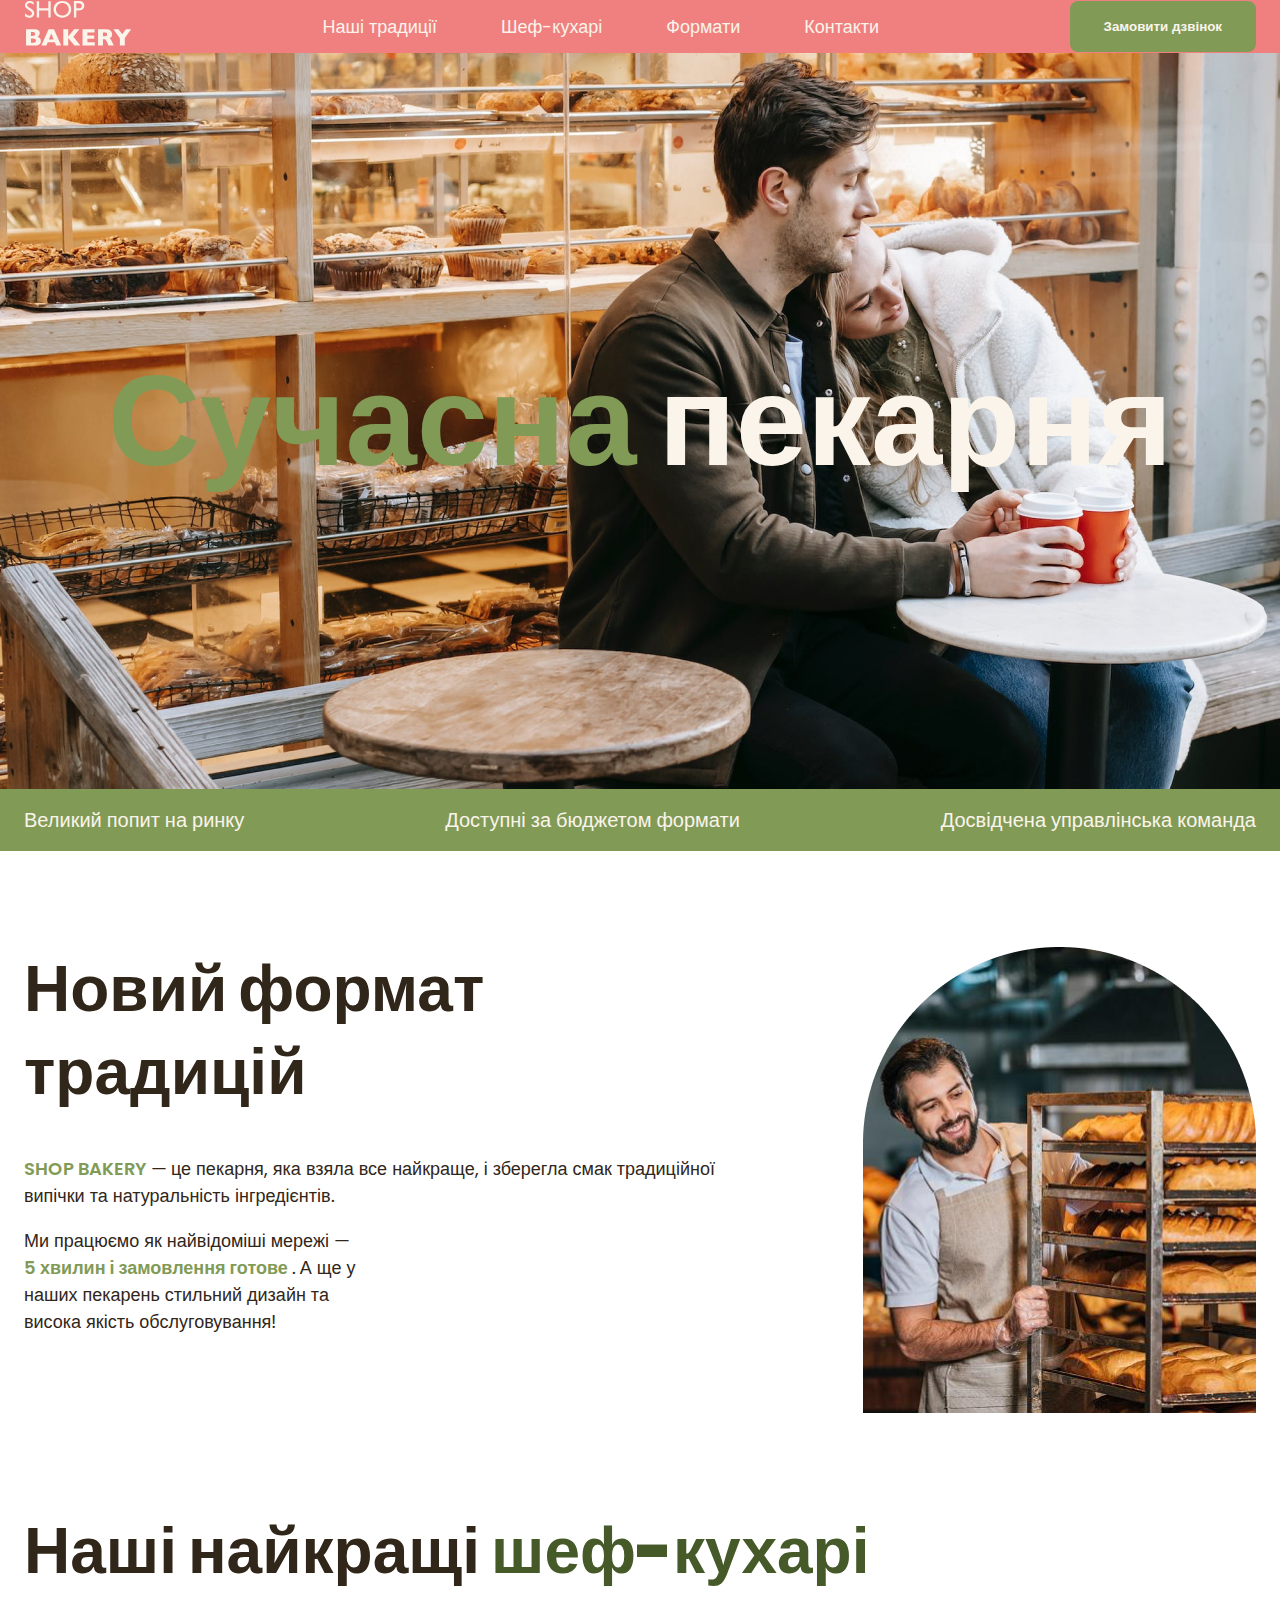
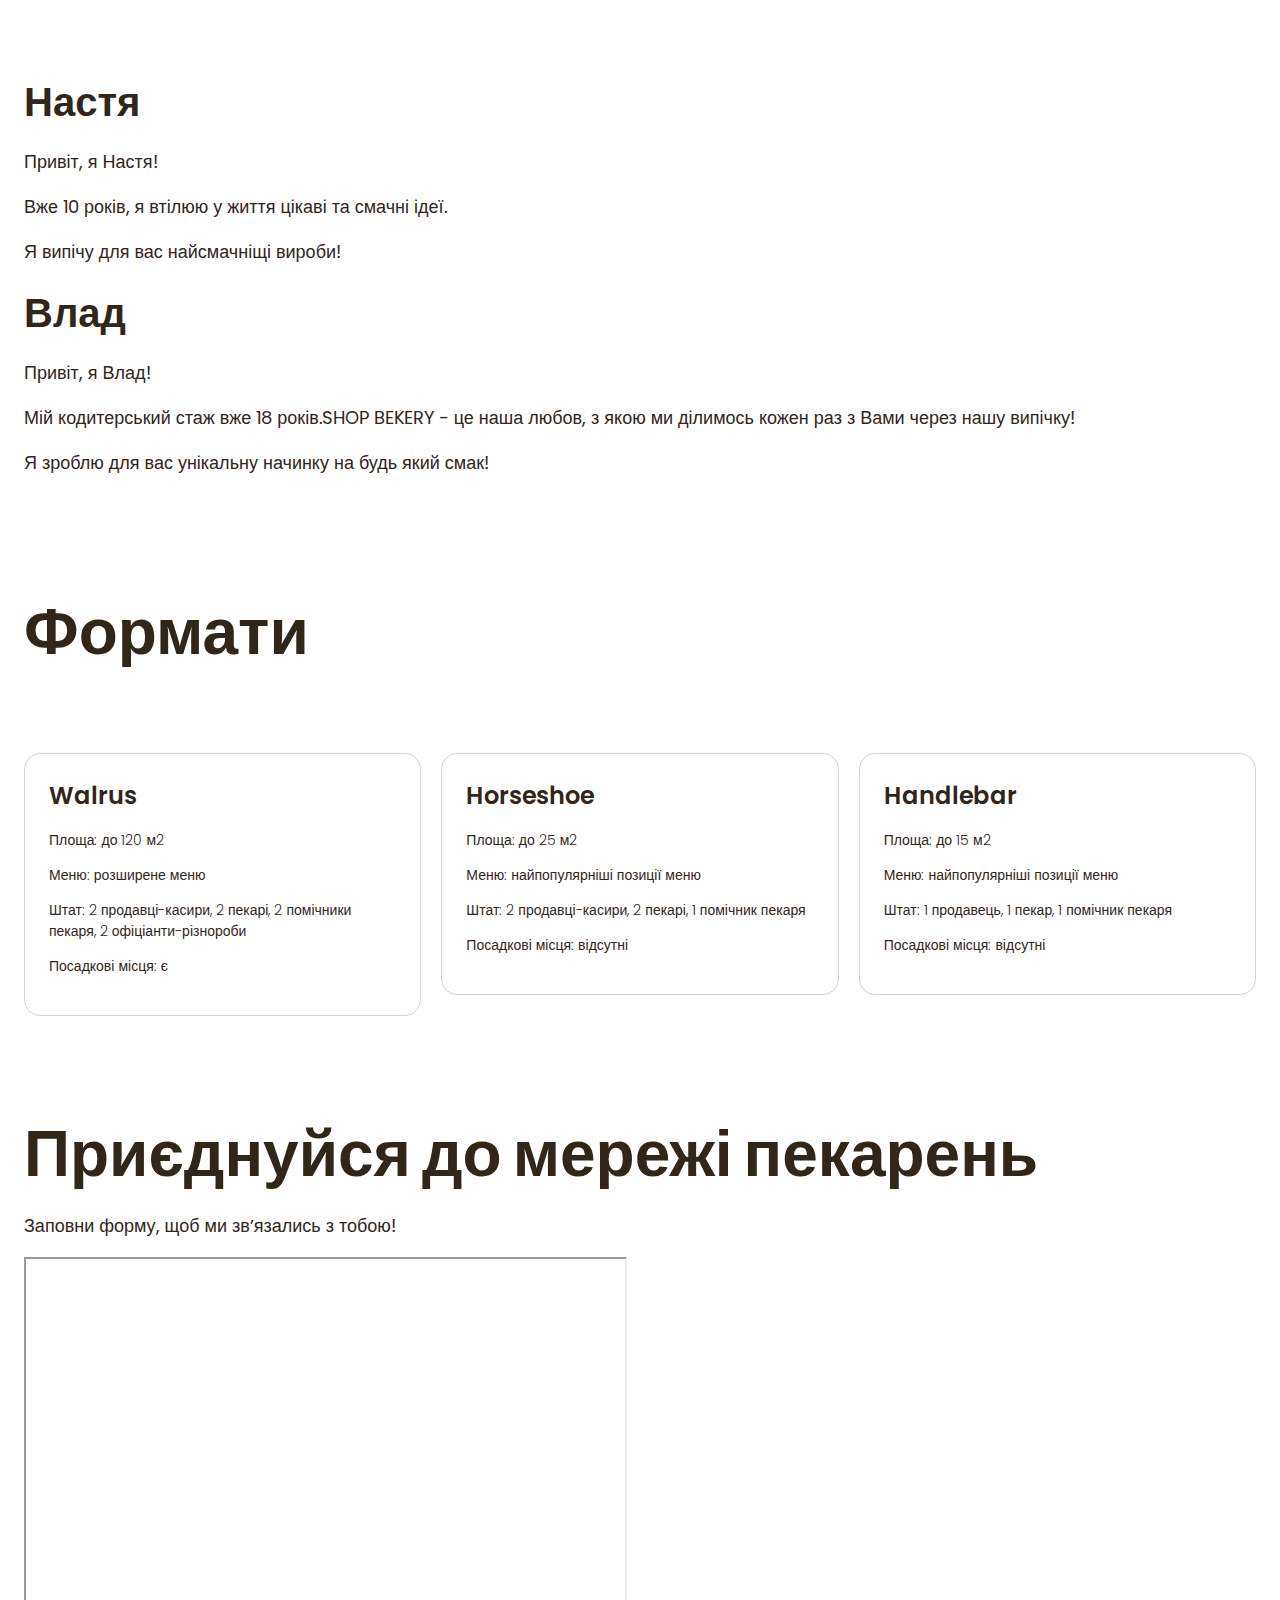
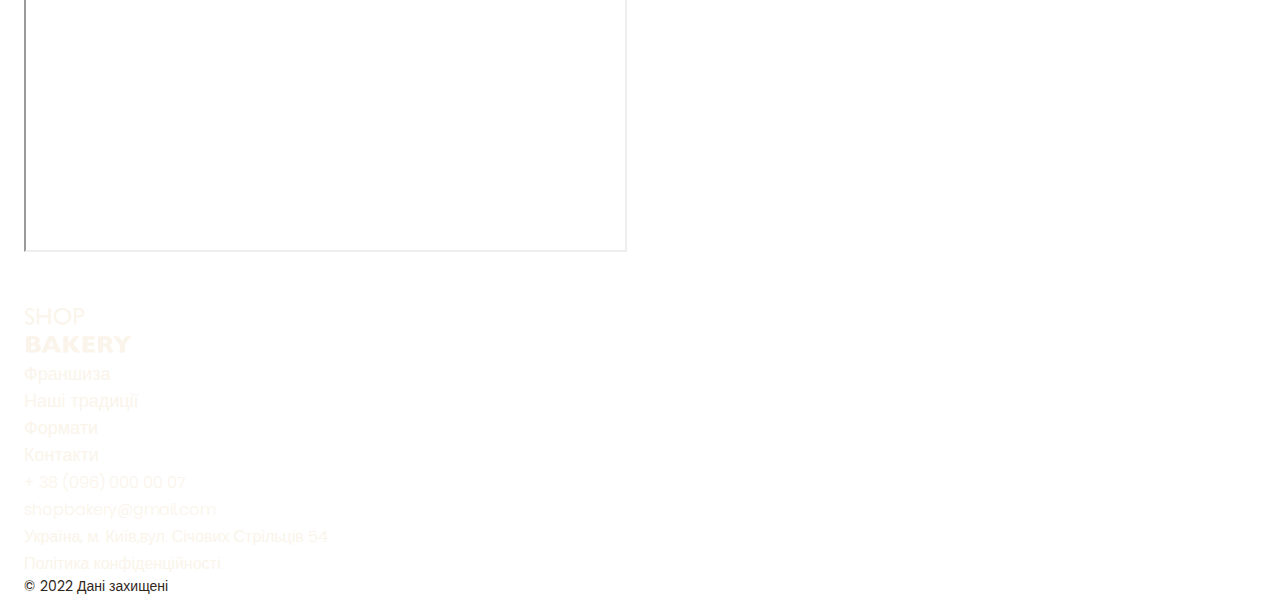
<file: index.html>
<!DOCTYPE html>
<html lang="uk">

<head>
    <meta charset="UTF-8">
    <meta name="viewport" content="width=device-width, initial-scale=1.0">
    <title>Сучасна пекарня</title>
    <!-- Styles -->
    <link rel="stylesheet" href="./css/styles.css">
</head>

<body>
    <header class="header">
        <div class="container">
            <div class="header-container">
                <nav class="header-nav">
                    <a href="/">
                        <img src="./images/logo.svg" alt="Логотип сучасної пекарні">
                    </a>
                    <ul class="header-menu">
                        <li><a class="link" href="#traditions-section">Наші традиції</a></li>
                        <li><a class="link" href="#chefs-section">Шеф-кухарі</a></li>
                        <li><a class="link" href="#format-section">Формати</a></li>
                        <li><a class="link" href="#contact-section">Контакти</a></li>
                    </ul>

                </nav>
                <button class="button" type="button">Замовити дзвінок</button>
            </div>

        </div>
    </header>
    <main>
        <section class="hero-section">
            <div class="container">
                <h1 class="hero-tittle"> <span class="accent">Сучасна</span> пекарня</h1>
            </div>
        </section>
        <section class="advantages-section">
            <div class="container">
                <h2 class="visually-hidden">Наші переваги</h2>
                <ul class="advantages-list">
                    <li class="advantages-item">Великий попит на ринку</li>
                    <li class="advantages-item">Доступні за бюджетом формати</li>
                    <li class="advantages-item">Досвідчена управлінська команда</li>
                </ul>
            </div>
        </section>
        <section class="traditions-section section" id="traditions-section">
            <div class="container">
                <div class="traditions-container">
                    <div class="traditions-content">
                        <h2 class="traditions-tittle section-tittle">Новий формат традицій</h2>
                        <p class="traditions-text">
                            <span class="brand uppercase">shop bakery</span> — це пекарня, яка взяла все найкраще,
                            і зберегла смак традиційної випічки та натуральність інгредієнтів.
                        </p>
                        <p class="traditions-text limited">
                            Ми працюємо як найвідоміші мережі —
                            <span class="brand"> 5 хвилин і замовлення готове </span>.
                            А ще у наших пекарень стильний дизайн та висока якість обслуговування!
                        </p>
                    </div>
                    <img src="./images/baker-man.jpg" alt="чоловік пекар дивиться на хліб із посмішкою" />
                </div>
            </div>
        </section>
        <section class="section" id="chefs-section">
            <div class="container">
                <h2 class="chefs-tittle section-tittle">Наші найкращі <span class="accent">шеф-кухарі</span></h2>
                <ul>
                    <li>
                        <article>
                            <h3 class="chef-tittle">Настя</h3>
                            <p>Привіт, я Настя!</p>
                            <p>Вже 10 років, я втілюю у життя цікаві та смачні ідеї.</p>
                            <p>Я випічу для вас найсмачніщі вироби!</p>
                        </article>
                    </li>
                    <li>
                        <article>
                            <h3 class="chef-tittle">Влад</h3>
                            <p>Привіт, я Влад!</p>
                            <p>
                                Мій кодитерський стаж вже 18 років.SHOP BEKERY - це наша любов, з якою ми ділимось кожен
                                раз
                                з Вами через нашу випічку!
                            </p>
                            <p>Я зроблю для вас унікальну начинку на будь який смак!</p>
                        </article>
                    </li>
                </ul>
            </div>
        </section>
        <section class="section" id="format-section">
            <div class="container">
                <h2 class="formats-tittle section-tittle">Формати</h2>
                <ul class="formats-list">
                    <li class="formats-item">
                        <article class="format-card">
                            <h3 class="format-tittle" lang="en">Walrus</h3>
                            <div class="format-text">
                                <p>Площа: до 120 м2</p>
                                <p>Меню: розширене меню</p>
                                <p>Штат: 2 продавці-касири, 2 пекарі, 2 помічники пекаря, 2 офіціанти-різнороби</p>
                                <p>Посадкові місця: є</p>
                            </div>
                        </article>
                    </li>
                    <li class="formats-item">
                        <article class="format-card">
                            <h3 class="format-tittle" lang="en">Horseshoe</h3>
                            <div class="format-text">
                                <p>Площа: до 25 м2</p>
                                <p>Меню: найпопулярніші позиції меню</p>
                                <p>Штат: 2 продавці-касири, 2 пекарі, 1 помічник пекаря</p>
                                <p>Посадкові місця: відсутні</p>
                            </div>
                        </article>
                    </li>
                    <li class="formats-item">
                        <article class="format-card">
                            <h3 class="format-tittle" lang="en">Handlebar</h3>
                            <div class="format-text">
                                <p>Площа: до 15 м2</p>
                                <p>Меню: найпопулярніші позиції меню</p>
                                <p>Штат: 1 продавець, 1 пекар, 1 помічник пекаря</p>
                                <p>Посадкові місця: відсутні</p>
                            </div>
                        </article>
                    </li>
                </ul>
            </div>
        </section>
        <section class="section" id="contact-section">
            <div class="container">
                <h2 class="contact-tittle section-tittle">Приєднуйся до мережі пекарень</h2>
                <p>Заповни форму, щоб ми звʼязались з тобою!</p>
                <iframe
                    src="https://www.google.com/maps/embed?pb=!1m18!1m12!1m3!1d2540.1634470424956!2d30.488693011985053!3d50.456680986796904!2m3!1f0!2f0!3f0!3m2!1i1024!2i768!4f13.1!3m3!1m2!1s0x40d4ce637c006b2d%3A0xaf86385f19996ff0!2z0LLRg9C70LjRhtGPINCh0ZbRh9C-0LLQuNGFINCh0YLRgNGW0LvRjNGG0ZbQsiwgNTQsINCa0LjRl9CyLCDQo9C60YDQsNGX0L3QsCwgMDIwMDA!5e0!3m2!1suk!2snl!4v1732649372680!5m2!1suk!2snl"
                    width="603" height="595" allowfullscreen="" loading="lazy"
                    referrerpolicy="no-referrer-when-downgrade">
                </iframe>
            </div>
        </section>
    </main>
    <footer>
        <div class="container">
            <nav>
                <a href="#">
                    <img src="./images/logo.svg" alt="Логотип сучасної пекарні">
                </a>
                <ul>
                    <li><a class="link" href="#">Франшиза</a></li>
                    <li><a class="link" href="#">Наші традиції</a></li>
                    <li><a class="link" href="#">Формати</a></li>
                    <li><a class="link" href="#">Контакти</a></li>
                </ul>
            </nav>
            <address>
                <ul>
                    <li><a class="adress-link" href="tel:+380960000007">+ 38 (096) 000 00 07</a></li>
                    <li><a class="adress-link" href="mailto:shopbakery@gmail.com">shopbakery@gmail.com</a></li>
                    <li>
                        <a class="adress-link" href="https://g.co/kgs/iEz17jh" target="_blank">Україна, м. Київ,вул.
                            Січових
                            Стрільців 54</a>
                    </li>
                    <li>
                        <a href="#">
                            <!-- facebook icon -->
                        </a>
                    </li>
                    <li>
                        <a href="#">
                            <!-- instagram icon -->
                        </a>
                    </li>
                </ul>
                <a class="adress-link" href="#" target="_blank">Політика конфіденційності</a>
                <p class="address-copyright">&copy; 2022 Дані захищені</p>
            </address>
        </div>
    </footer>
</body>

</html>
</file>
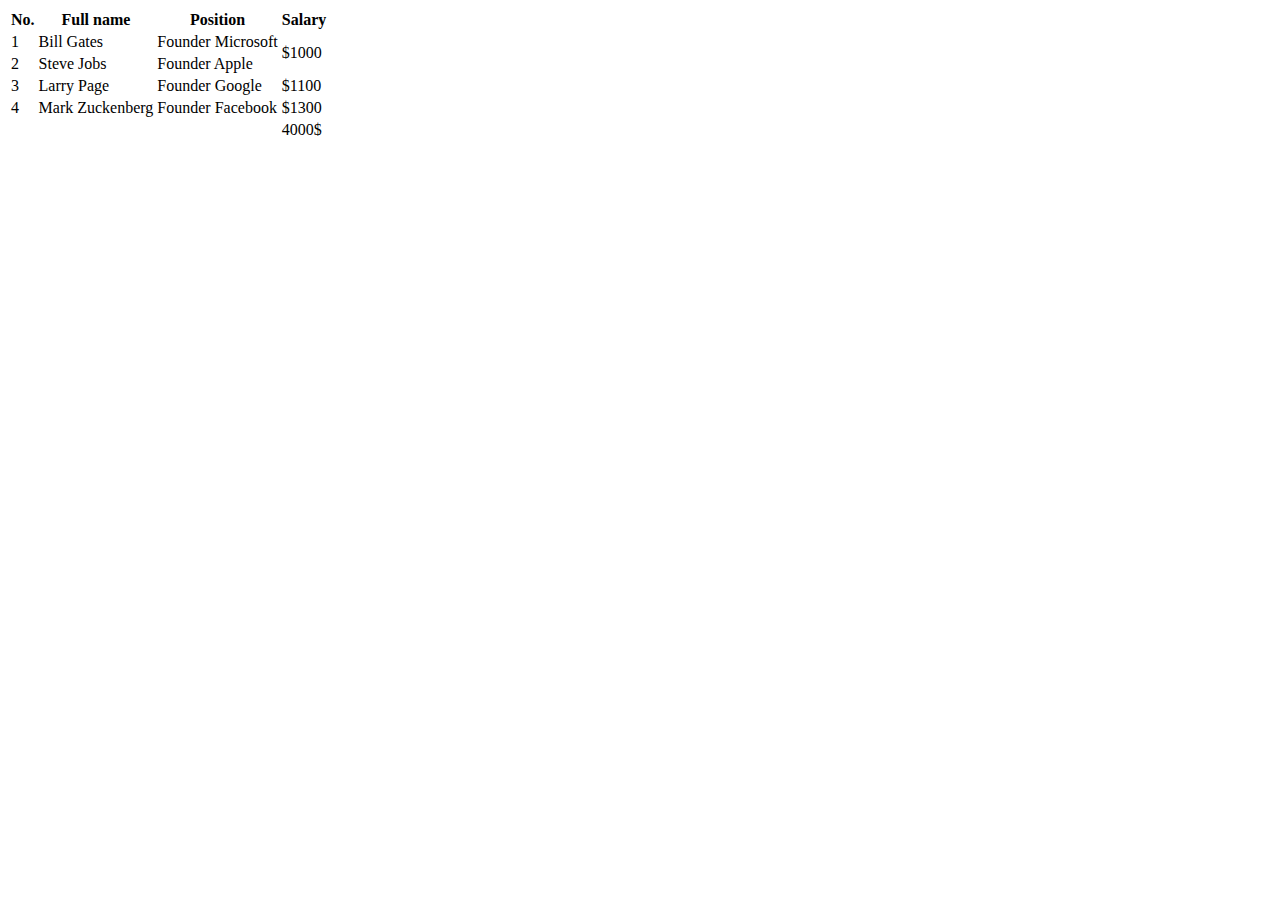
<file: test.html>
<!DOCTYPE html>
<html lang="en">

<head>
    <meta charset="UTF-8">
    <meta name="viewport" content="width=device-width, initial-scale=1.0">
    <title>Test table</title>
</head>

<body>

    <audio>
        <source src="">
    </audio>

    <table>
        <thead>
            <tr>
                <th>No.</th>
                <th>Full name</th>
                <th>Position</th>
                <th>Salary</th>
            </tr>
        </thead>
        <tbody>
            <tr>
                <td>1</td>
                <td>Bill Gates</td>
                <td>Founder Microsoft</td>
                <td rowspan="2">$1000</td>
            </tr>
            <tr>
                <td>2</td>
                <td>Steve Jobs</td>
                <td>Founder Apple</td>
                <!-- <td>$1200</td> -->
            </tr>
            <tr>
                <td>3</td>
                <td>Larry Page</td>
                <td>Founder Google</td>
                <td>$1100</td>
            </tr>
            <tr>
                <td>4</td>
                <td>Mark Zuckenberg</td>
                <td>Founder Facebook</td>
                <td>$1300</td>
            </tr>
        </tbody>
        <tfoot>
            <tr>
                <td></td>
                <td></td>
                <td></td>
                <td>4000$</td>
            </tr>
        </tfoot>
    </table>

    <iframe
        src="https://www.google.com/maps/embed?pb=!1m18!1m12!1m3!1d38991.99854052543!2d4.853874282214363!3d52.352286920979004!2m3!1f0!2f0!3f0!3m2!1i1024!2i768!4f13.1!3m3!1m2!1s0x47c609eead3ebd23%3A0xbfc849ae43ff57c8!2sProfotica!5e0!3m2!1suk!2snl!4v1732648935819!5m2!1suk!2snl"
        width="600" height="450" style="border:0;" allowfullscreen="" loading="lazy"
        referrerpolicy="no-referrer-when-downgrade">
    </iframe>


</body>

</html>
</file>
<file: css/styles.css>
@font-face {
  font-display: swap;
  font-family: "Poppins";
  font-weight: 300;
  src: url("../fonts/poppins-v21-latin-300.woff2") format("woff2");
}
@font-face {
  font-display: swap;
  font-family: "Poppins";
  font-weight: 400;
  src: url("../fonts/poppins-v21-latin-regular.woff2") format("woff2");
}
@font-face {
  font-display: swap;
  font-family: "Poppins";
  font-weight: 600;
  src: url("../fonts/poppins-v21-latin-600.woff2") format("woff2");
}
@font-face {
  font-display: swap;
  font-family: "Poppins";
  font-weight: 900;
  src: url("../fonts/poppins-v21-latin-900.woff2") format("woff2");
}

:root {
  --color-primary-dark: #31261a;
  --color-primary-light: #faf4ea;
  --color-brand-light: #819b57;
  --color-brand-dark: #465929;
}

/* base */
* {
  box-sizing: border-box;
}
body {
  color: var(--color-primary-dark);
  font-family: "Poppins", sans-serif;
  font-size: 18px;
  font-weight: 400;
  line-height: 1.5;
  margin: 0;
}

h1,
h2,
h3,
h4,
h5,
h6,
p {
  margin-top: 0;
}

address {
  font-style: normal;
}
ul {
  padding: 0;
  margin: 0;
  list-style-type: none;
}

.visually-hidden {
  position: absolute;
  left: -10000px;
  top: auto;
  width: 1px;
  height: 1px;
  overflow: hidden;
}

.section {
  padding: 48px 0;
}

.container {
  width: 100%;
  max-width: 1288px;
  margin: 0 auto;
  padding: 0 24px;
}

/* button */
.button {
  padding: 16px 32px;
  color: var(--color-primary-light);
  font-weight: 600;
  background-color: var(--color-brand-light);
  border: 2px solid var(--color-brand-light);
  border-radius: 8px;
  cursor: pointer;
}

.button:hover {
  color: var(--color-brand-dark);
  background-color: transparent;
}

/* link */
.link {
  color: var(--color-primary-light);
  text-decoration: none;
}
.link:hover {
  color: var(--color-brand-light);
}

/* Header */
.header {
  background-color: lightcoral;
}

.header-container {
  display: flex;
  align-items: center;
  gap: 40px;
}

.header-nav {
  display: flex;
  align-items: center;
  flex-grow: 1;
  gap: 40px;
}

.header-menu {
  display: flex;
  gap: 64px;
  flex-grow: 1;
  justify-content: center;
}

/* hero-section */
.hero-section {
  padding: 272px 0;
  background-image: url("../images/couple-in-bakery.jpg");
  background-repeat: no-repeat;
  background-position: center top;
  background-size: cover;
}

.hero-tittle {
  margin-bottom: 0;
  color: var(--color-primary-light);
  text-align: center;
  font-size: 128px;
  font-weight: 900;
}

.hero-tittle .accent {
  color: var(--color-brand-light);
}

/* advantages-section */
.advantages-section {
  padding: 16px 0;
  background-color: var(--color-brand-light);
}
.advantages-list {
  display: flex;
  justify-content: space-between;
  gap: 40px;
}

.advantages-item {
  color: var(--color-primary-light);
  font-size: 20px;
  font-weight: 300;
}

.section-tittle {
  font-size: 64px;
  font-weight: 900;
  line-height: 1.3;
}

.section-tittle .accent {
  color: var(--color-brand-dark);
}

/* Traditions section */
.traditions-section {
  padding-top: 96px;
}

.traditions-container {
  display: flex;
  justify-content: space-between;
  gap: 40px;
}

.traditions-content {
  max-width: 710px;
}

.traditions-tittle {
  margin-bottom: 42px;
}

.traditions-text .brand {
  color: var(--color-brand-light);
  font-weight: 600;
}

.traditions-text .uppercase {
  text-transform: uppercase;
}

.traditions-text.limited {
  max-width: 340px;
}

/* Chefs section */
.chefs-tittle {
  margin-bottom: 80px;
}

.chef-tittle {
  margin-bottom: 16px;
  font-size: 40px;
  font-weight: 600;
}

/* Formats section */
.formats-list {
  display: flex;
  gap: 20px;
  flex-wrap: wrap;
}

.formats-item {
  flex-basis: calc((100% - 40px) / 3);
}

.format-card {
  padding: 24px;
  border: 1px solid lightgray; /* remove */
  border-radius: 16px;
}

.formats-tittle {
  margin-bottom: 80px;
}

.format-tittle {
  margin-bottom: 16px;
  font-size: 24px;
  font-weight: 600;
}

.format-text {
  font-size: 14px;
  font-weight: 300;
}

/* Contact section */
.contact-tittle {
  margin-bottom: 16px;
}

/* Footer */

.adress-link {
  color: var(--color-primary-light);
  font-size: 16px;
  font-weight: 300;
  text-decoration: none;
}

.adress-link:hover {
  color: var(--color-brand-light);
}

.address-copyright {
  font-size: 14px;
}
</file>
